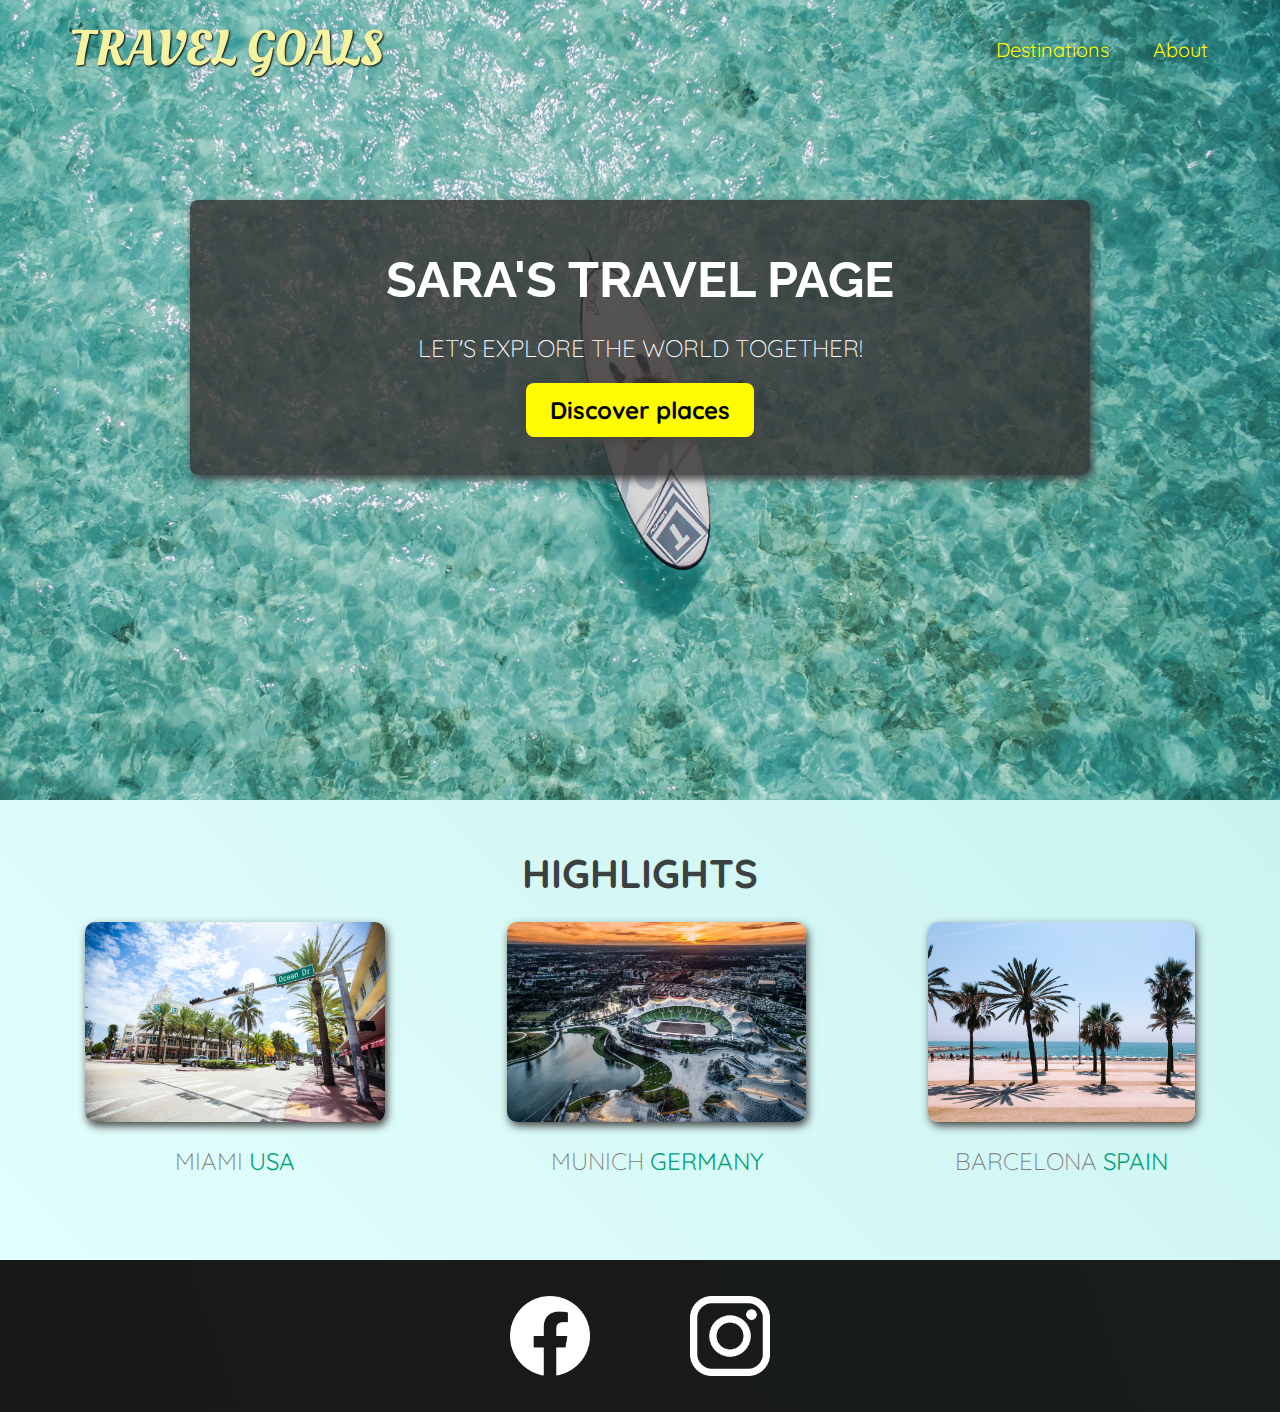
<file: module-03/index.html>
<!DOCTYPE html>
<html lang="en">
  <head>
    <meta charset="UTF-8" />
    <link rel="stylesheet" href="shared.css" />
    <link rel="stylesheet" href="styles.css" />
    <link rel="preconnect" href="https://fonts.googleapis.com" />
    <link rel="preconnect" href="https://fonts.gstatic.com" crossorigin />
    <link
      href="https://fonts.googleapis.com/css2?family=Oleo+Script:wght@400;700&family=Quicksand:wght@300..700&family=Raleway:ital,wght@0,100..900;1,100..900&display=swap"
      rel="stylesheet"
    />
    <title>Travel Goals</title>
  </head>
  <body>
    <header>
      <div id="page-logo">
        <a href="./index.html">Travel Goals</a>
      </div>
      <nav>
        <ul>
          <li><a href="./places.html">Destinations </a></li>
          <li><a href="./about.html">About</a></li>
        </ul>
      </nav>
    </header>
    <main>
      <section id="hero">
        <div id="hero-content">
          <h1>Sara's Travel Page</h1>
          <p>Let's explore the world together!</p>
          <a href="./places.html">Discover places</a>
        </div>
      </section>
      <section id="highlights">
        <h2>Highlights</h2>
        <ul id="destinations">
          <li class="destination">
            <img
              src="./images/places/miami.jpg"
              alt="Miami streets on sunny day"
            />
            <p>Miami <strong>USA</strong></p>
          </li>
          <li class="destination">
            <img
              src="./images/places/munich.jpg"
              alt="Munich stadium in winter"
            />
            <p>Munich <strong>Germany</strong></p>
          </li>
          <li class="destination">
            <img
              src="./images/places/barcelona.jpg"
              alt="Palm beach in Barcelona"
            />
            <p>Barcelona <strong>Spain</strong></p>
          </li>
        </ul>
      </section>
    </main>
    <footer>
      <ul>
        <li>
          <a href="https://www.facebook.com" target="_blank">
            <img src="./images/icons/facebook.png" alt="facebook logo" />
          </a>
        </li>
        <li>
          <a href="https://www.instagram.com" target="_blank">
            <img src="./images/icons/insta.png" alt="instagram logo" />
          </a>
        </li>
      </ul>
    </footer>
  </body>
</html>
</file>
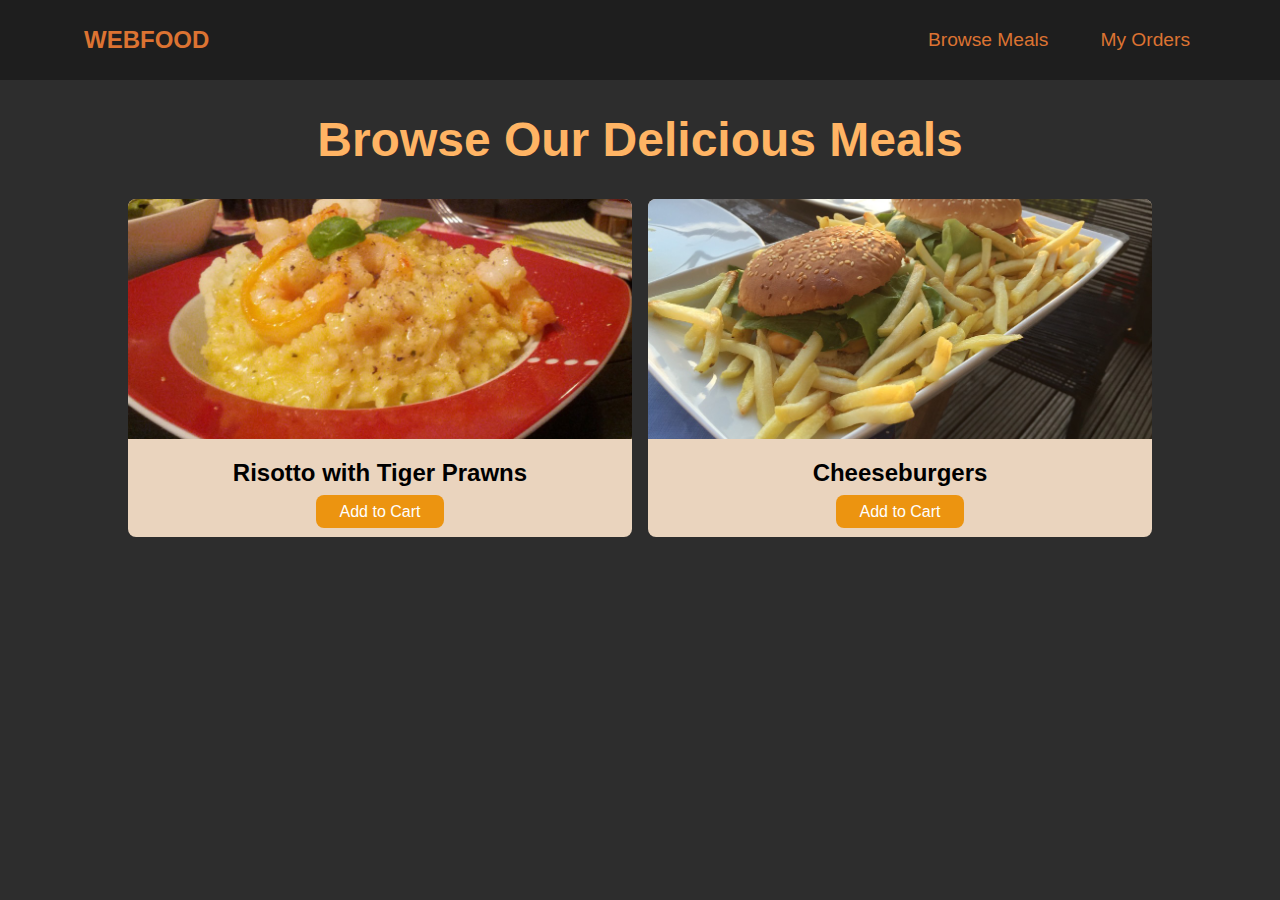
<file: module-04/index.html>
<!DOCTYPE html>
<html lang="en">
  <head>
    <meta charset="UTF-8" />
    <link rel="stylesheet" href="shared.css" />
    <link rel="preconnect" href="https://fonts.googleapis.com" />
    <link rel="preconnect" href="https://fonts.gstatic.com" crossorigin />
    <link
      href="https://fonts.googleapis.com/css2?family=Oleo+Script:wght@400;700&family=Quicksand:wght@300..700&family=Raleway:ital,wght@0,100..900;1,100..900&display=swap"
      rel="stylesheet"
    />
    <title>Web Food</title>
  </head>
  <body>
    <header id="main-header">
      <div>
        <a href="./index.html" id="logo">WEBFOOD</a>
      </div>
      <nav>
        <ul>
          <li>
            <a href="./meals.html">Browse Meals</a>
          </li>
          <li>
            <a href="./cart.html">My Orders</a>
          </li>
        </ul>
      </nav>
      <a href="#side-drawer" class="menu-btn">
        <span></span>
        <span></span>
        <span></span>
      </a>
    </header>
    <aside id="side-drawer">
      <header>
        <a href="#" class="menu-btn">
          <span></span>
          <span></span>
          <span></span>
        </a>
      </header>
      <nav>
        <ul>
          <li>
            <a href="./meals.html">Browse Meals</a>
          </li>
          <li>
            <a href="./cart.html">My Orders</a>
          </li>
        </ul>
      </nav>
    </aside>
    <main>
      <h1>Browse Our Delicious Meals</h1>
      <section id="latest-products">
        <ul>
          <li class="food-item">
            <article>
              <img src="./images/risotto.jpg" alt="Risotto meal" />
              <div class="food-item-content">
                <h2>Risotto with Tiger Prawns</h2>
                <a href="./" class="btn">Add to Cart</a>
              </div>
            </article>
          </li>
          <li class="food-item">
            <article>
              <img src="./images/cheeseburgers.jpg" alt="Cheese Burger meal" />
              <div class="food-item-content">
                <h2>Cheeseburgers</h2>
                <a href="./" class="btn">Add to Cart</a>
              </div>
            </article>
          </li>
        </ul>
      </section>
    </main>
  </body>
</html>
</file>
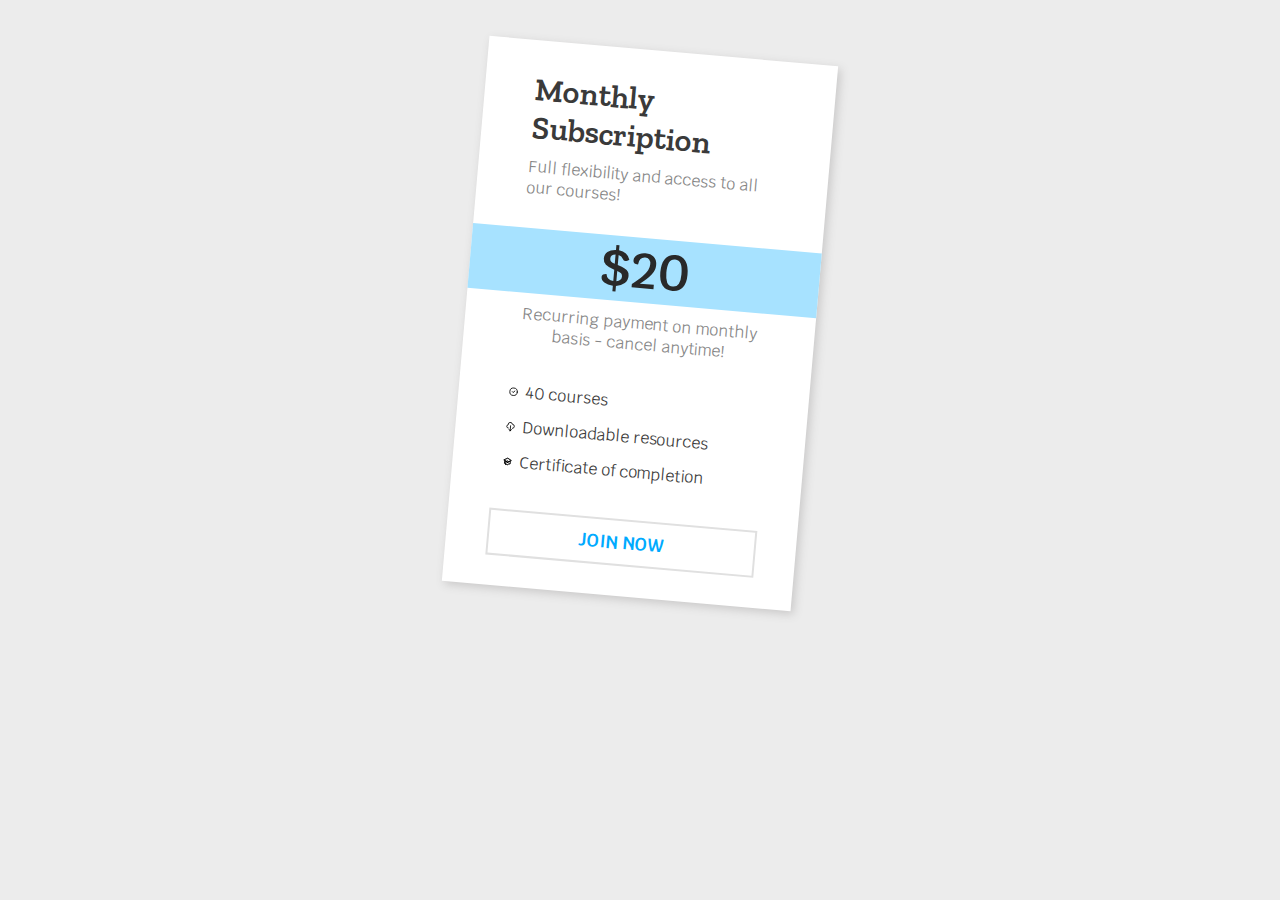
<file: module-05/index.html>
<!DOCTYPE html>
<html lang="en">
  <head>
    <meta charset="UTF-8" />
    <meta http-equiv="X-UA-Compatible" content="IE=edge" />
    <meta name="viewport" content="width=device-width, initial-scale=1.0" />
    <link rel="preconnect" href="https://fonts.googleapis.com" />
    <link rel="preconnect" href="https://fonts.gstatic.com" crossorigin />
    <link
      href="https://fonts.googleapis.com/css2?family=Krub:wght@400;600&family=Zilla+Slab:wght@400;600&display=swap"
      rel="stylesheet"
    />
    <link rel="stylesheet" href="styles.css" />
    <title>Best Courses</title>
  </head>
  <body>
    <div class="card-container">
      <h1>Monthly Subscription</h1>
      <p class="card-info">Full flexibility and access to all our courses!</p>
      <p class="price">$20</p>
      <p class="price-info">
        Recurring payment on monthly basis - cancel anytime!
      </p>
      <div class="sub-details">
        <div class="sub-feature">
          <div class="icon">
            <svg
              class="w-6 h-6"
              fill="none"
              stroke="currentColor"
              viewBox="0 0 24 24"
              xmlns="http://www.w3.org/2000/svg"
            >
              <path
                stroke-linecap="round"
                stroke-linejoin="round"
                stroke-width="2"
                d="M9 12l2 2 4-4m6 2a9 9 0 11-18 0 9 9 0 0118 0z"
              ></path>
            </svg>
          </div>
          <p class="sub-feature-text">40 courses</p>
        </div>
        <div class="sub-feature">
          <div class="icon">
            <svg
              class="w-6 h-6"
              fill="none"
              stroke="currentColor"
              viewBox="0 0 24 24"
              xmlns="http://www.w3.org/2000/svg"
            >
              <path
                stroke-linecap="round"
                stroke-linejoin="round"
                stroke-width="2"
                d="M7 16a4 4 0 01-.88-7.903A5 5 0 1115.9 6L16 6a5 5 0 011 9.9M9 19l3 3m0 0l3-3m-3 3V10"
              ></path>
            </svg>
          </div>
          <p class="sub-feature-text">Downloadable resources</p>
        </div>
        <div class="sub-feature">
          <div class="icon">
            <svg
              class="w-6 h-6"
              fill="none"
              stroke="currentColor"
              viewBox="0 0 24 24"
              xmlns="http://www.w3.org/2000/svg"
            >
              <path d="M12 14l9-5-9-5-9 5 9 5z"></path>
              <path
                d="M12 14l6.16-3.422a12.083 12.083 0 01.665 6.479A11.952 11.952 0 0012 20.055a11.952 11.952 0 00-6.824-2.998 12.078 12.078 0 01.665-6.479L12 14z"
              ></path>
              <path
                stroke-linecap="round"
                stroke-linejoin="round"
                stroke-width="2"
                d="M12 14l9-5-9-5-9 5 9 5zm0 0l6.16-3.422a12.083 12.083 0 01.665 6.479A11.952 11.952 0 0012 20.055a11.952 11.952 0 00-6.824-2.998 12.078 12.078 0 01.665-6.479L12 14zm-4 6v-7.5l4-2.222"
              ></path>
            </svg>
          </div>
          <p class="sub-feature-text">Certificate of completion</p>
        </div>
      </div>
      <div class="button-container">
        <a class="button" href="">Join now</a>
      </div>
    </div>
  </body>
</html>
</file>
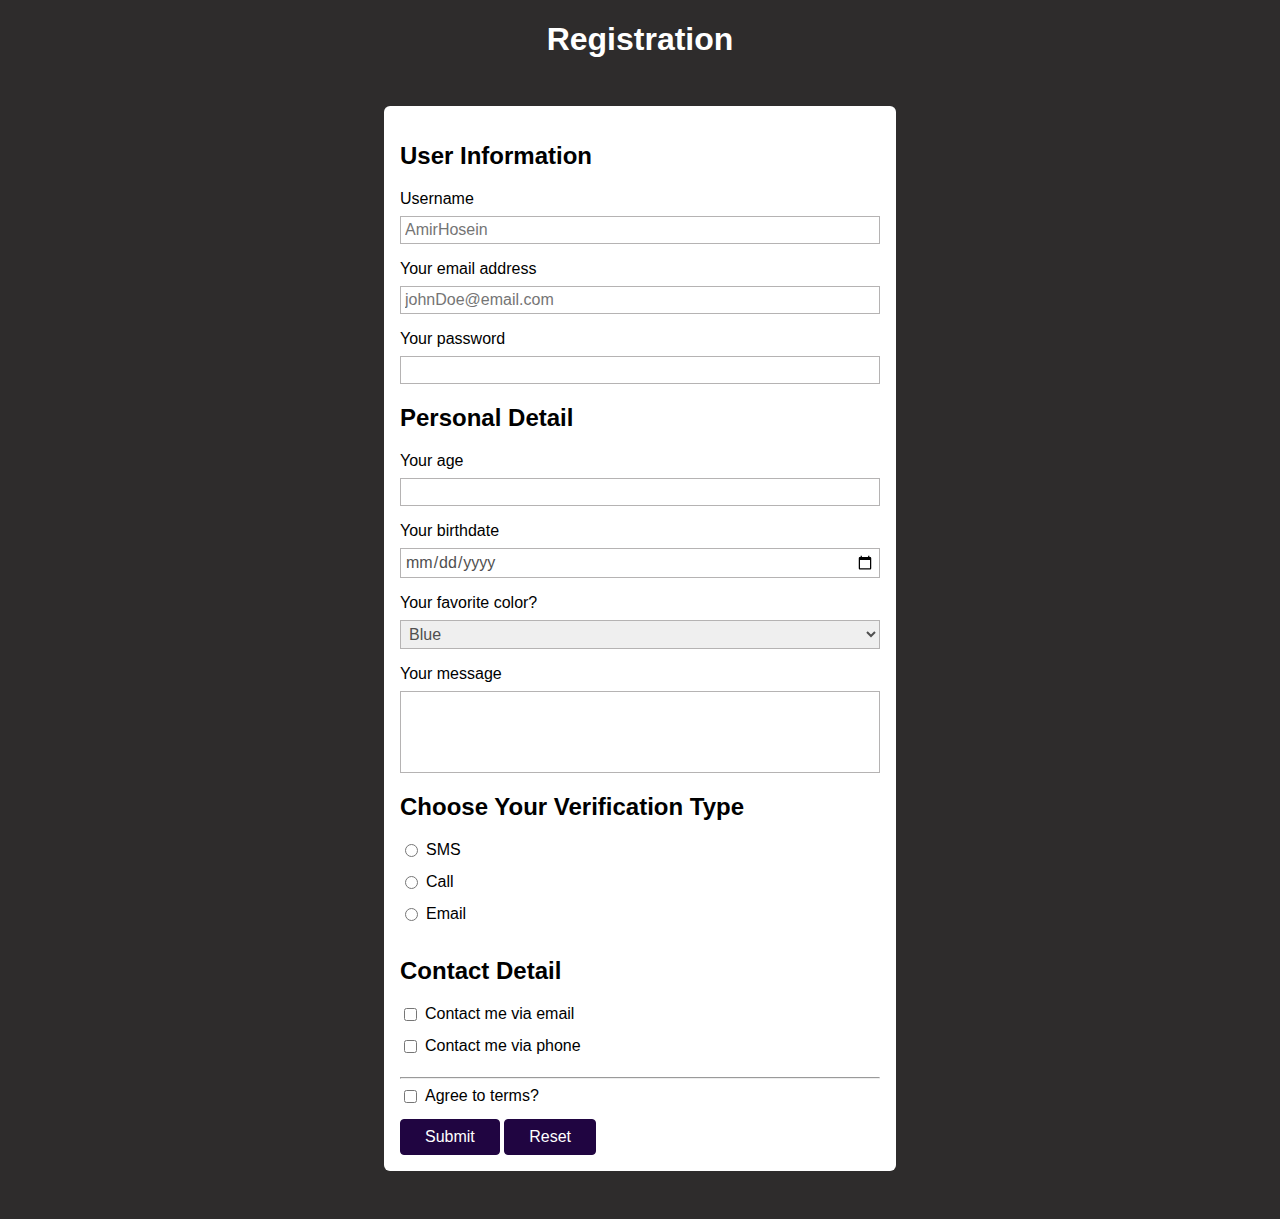
<file: module-06/index.html>
<!DOCTYPE html>
<html lang="en">
  <head>
    <meta charset="UTF-8" />
    <meta name="viewport" content="width=device-width, initial-scale=1.0" />
    <link rel="preconnect" href="https://fonts.googleapis.com" />
    <link rel="preconnect" href="https://fonts.gstatic.com" crossorigin />
    <link
      href="https://fonts.googleapis.com/css2?family=Oleo+Script:wght@400;700&family=Quicksand:wght@300..700&family=Raleway:ital,wght@0,100..900;1,100..900&display=swap"
      rel="stylesheet"
    />
    <link rel="stylesheet" href="styles.css" />
    <title>HTML Forms</title>
  </head>
  <body>
    <header>
      <h1>Registration</h1>
    </header>
    <main>
      <!-- form has novalidate attribute to bypass validation-->
      <form action="/user-data" method="GET">
        <section>
          <h2>User Information</h2>
          <ul>
            <li>
              <label for="username">Username</label>
              <input
                type="text"
                id="username"
                name="username"
                required
                placeholder="AmirHosein"
              />
            </li>
            <li>
              <label for="email">Your email address</label>
              <input
                type="email"
                id="email"
                name="username"
                placeholder="johnDoe@email.com"
              />
            </li>
            <li>
              <label for="password">Your password</label>
              <input
                type="password"
                id="password"
                name="password"
                required
                minlength="6"
              />
            </li>
          </ul>
        </section>

        <section>
          <h2>Personal Detail</h2>
          <ul>
            <li>
              <label for="age">Your age</label>
              <input
                type="number"
                id="age"
                step="1"
                name="age"
                required
                min="18"
                max="100"
              />
            </li>
            <li>
              <label for="birthDate">Your birthdate</label>
              <input
                type="date"
                id="birthDate"
                name="birthDate"
                required
                min="1940-01-01"
                max="2010-01-01"
              />
            </li>
            <li>
              <!-- we use for attribute and connect it to id of select or input element, it uses for accessibility and also clicking on label will focus into select or input element -->
              <label for="favorite-color">Your favorite color?</label>
              <select name="favorite-color" id="favorite-color">
                <option value="blue">Blue</option>
                <option value="red">Red</option>
                <option value="white">White</option>
                <option value="black">Black</option>
              </select>
            </li>
          </ul>
        </section>

        <section>
          <label for="message">Your message</label>
          <textarea name="messagae" id="message" rows="4"></textarea>
        </section>

        <section>
          <h2>Choose Your Verification Type</h2>
          <ul>
            <!-- Radios should have the same name -->
            <li class="form-control-inline">
              <input
                type="radio"
                id="sms"
                name="verification"
                value="phone-text"
                required
              />
              <label for="sms">SMS</label>
            </li>
            <li class="form-control-inline">
              <input
                type="radio"
                id="call"
                name="verification"
                value="phone-call"
                required
              />
              <label for="call">Call</label>
            </li>
            <li class="form-control-inline">
              <input
                type="radio"
                id="email"
                name="verification"
                value="email"
                required
              />
              <label for="email">Email</label>
            </li>
          </ul>
        </section>

        <section>
          <h2>Contact Detail</h2>
          <ul>
            <li class="form-control-inline">
              <input
                type="checkbox"
                id="contact-email"
                name="contact"
                value="email"
              />
              <label for="contact-email">Contact me via email</label>
            </li>

            <li class="form-control-inline">
              <input
                type="checkbox"
                id="contact-phone"
                name="contact"
                value="phone"
              />
              <label for="contact-phone">Contact me via phone</label>
            </li>
          </ul>
        </section>

        <hr />

        <section>
          <div class="form-control-inline">
            <input type="checkbox" id="terms" name="terms" />
            <label for="terms">Agree to terms?</label>
          </div>
        </section>

        <section>
          <button type="submit">Submit</button>
          <button type="reset">Reset</button>
        </section>
      </form>
    </main>
  </body>
</html>
</file>
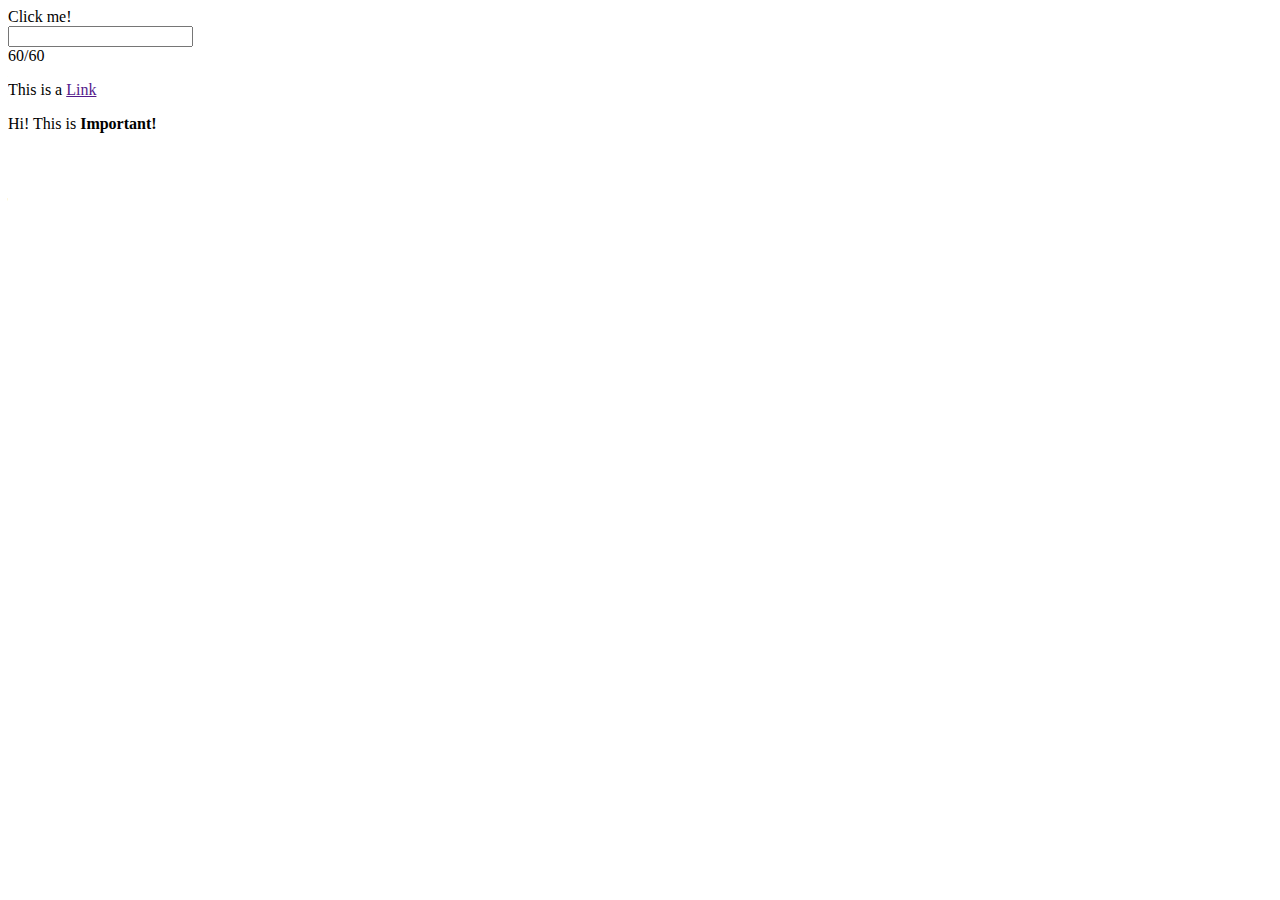
<file: module-07/index.html>
<!DOCTYPE html>
<html lang="en">
  <head>
    <meta charset="UTF-8" />
    <meta name="viewport" content="width=device-width, initial-scale=1.0" />
    <title>JavaScript Introduction</title>
    <!-- defer means wait until the document is rendered -->
    <script src="app.js" defer></script>
  </head>
  <body>
    <div id="clickable">Click me!</div>
    <input type="text" id="text-input" maxlength="60" />
    <h1 id="first-title">Hello World!</h1>
    <div><span id="reminded">60</span>/60</div>
    <p>I'm new</p>
    <p class="highlighted-paragraph">This is a <a href="">Link</a></p>
  </body>
</html>
</file>
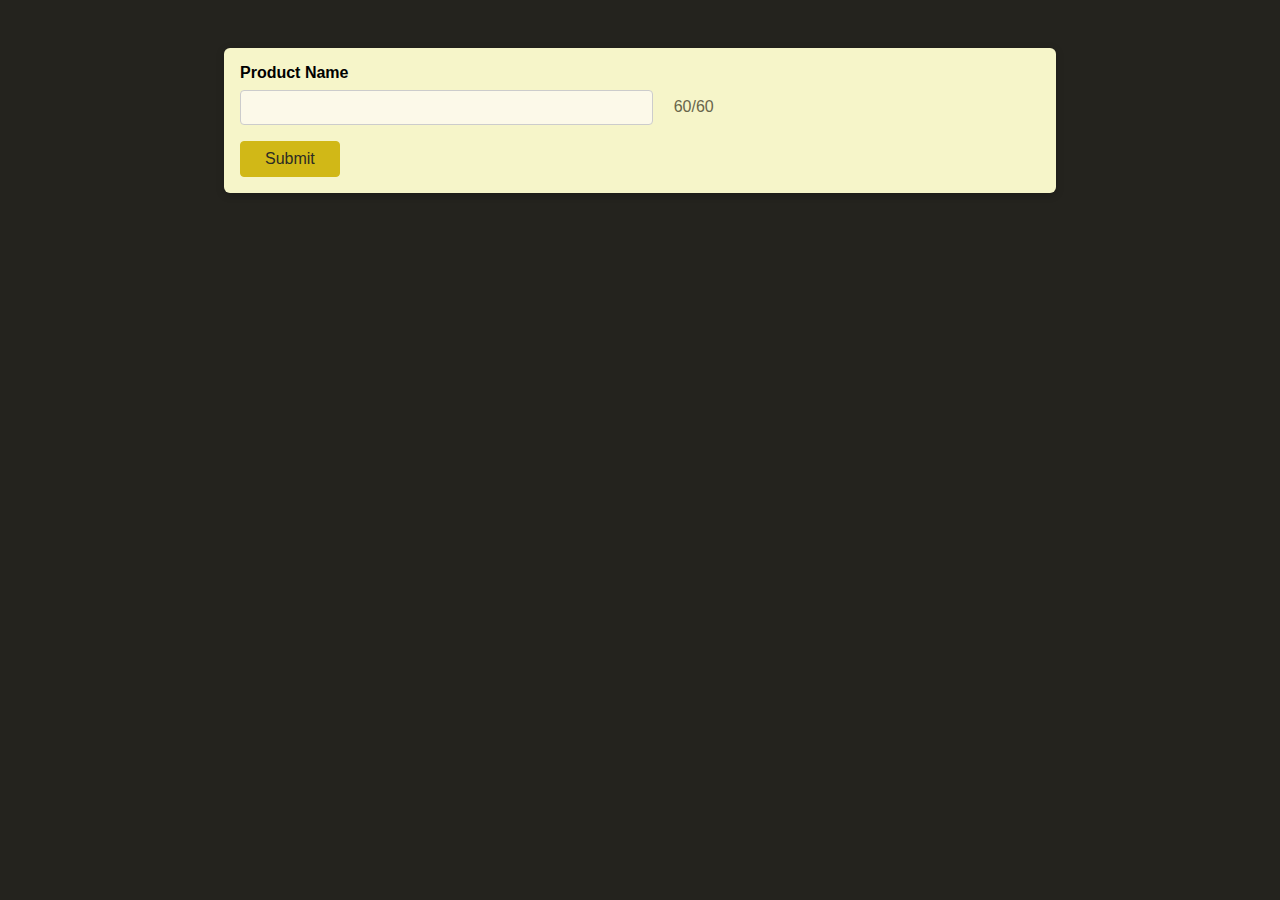
<file: module-08/index.html>
<!DOCTYPE html>
<html lang="en">
  <head>
    <meta charset="UTF-8" />
    <meta http-equiv="X-UA-Compatible" content="IE=edge" />
    <meta name="viewport" content="width=device-width, initial-scale=1.0" />
    <title>Advanced JavaScript</title>
    <link rel="stylesheet" href="styles.css">
    <script src="conditional-code.js" defer></script>
  </head>
  <body>
    <form>
      <div class="control">
        <label for="product-name">Product Name</label>
        <input type="text" id="product-name" name="product-name" maxlength="60">
        <span id="charcount">
          <span id="remaining-chars" class="some-class">60</span>/60
        </span>
      </div>
      <button>Submit</button>
    </form>
  </body>
</html>
</file>
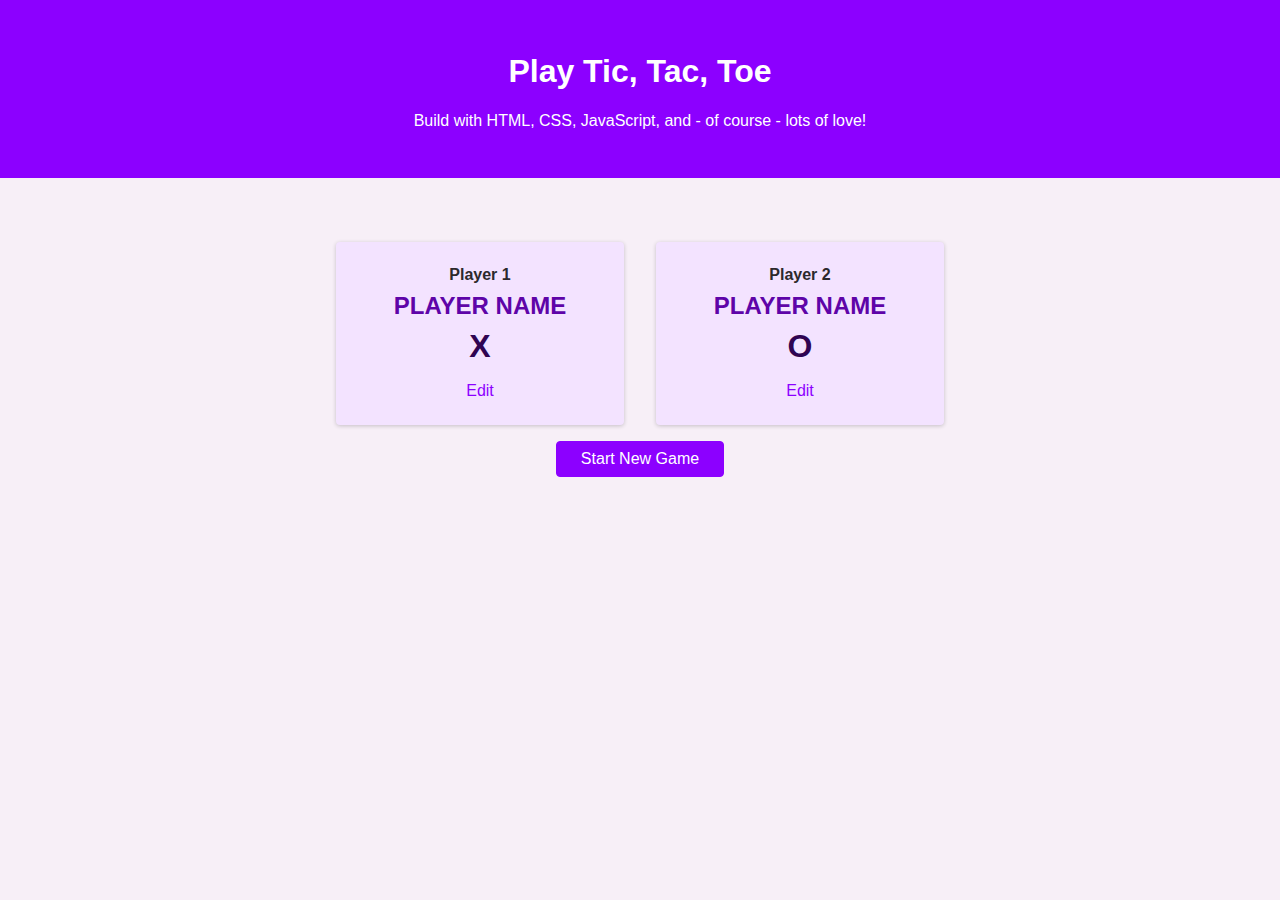
<file: module-09/index.html>
<!DOCTYPE html>
<html lang="en">
  <head>
    <meta charset="UTF-8" />
    <meta name="viewport" content="width=device-width, initial-scale=1.0" />
    <title>Tic Tac Toe</title>
    <link rel="preconnect" href="https://fonts.googleapis.com" />
    <link rel="preconnect" href="https://fonts.gstatic.com" crossorigin />
    <link
      href="https://fonts.googleapis.com/css2?family=Open+Sans:ital,wght@0,300..800;1,300..800&display=swap"
      rel="stylesheet"
    />
    <link rel="stylesheet" href="styles/styles.css" />
    <link rel="stylesheet" href="styles/overlays.css" />
    <link rel="stylesheet" href="styles/configuration.css" />
    <link rel="stylesheet" href="styles/game.css" />
    <script src="scripts/config.js" defer></script>
    <script src="scripts/game.js" defer></script>
    <script src="scripts/app.js" defer></script>
  </head>
  <body>
    <div id="backdrop"></div>
    <header id="main-header">
      <h1>Play Tic, Tac, Toe</h1>
      <p>Build with HTML, CSS, JavaScript, and - of course - lots of love!</p>
    </header>
    <main>
      <aside class="modal" id="config-overlay">
        <h2>Choose your name</h2>

        <form>
          <div class="form-control">
            <label for="playername">Player name</label>
            <input type="text" name="playername" id="playername" />
          </div>
          <p id="config-errors"></p>
          <div class="form-control">
            <button class="btn btn-alt" type="button" id="cancel-config-btn">
              Cancel
            </button>
            <button class="btn" type="submit">Confirm</button>
          </div>
        </form>
      </aside>
      <section id="game-configuration">
        <ol>
          <li>
            <article id="player-1-data">
              <h2>Player 1</h2>
              <h3>PLAYER NAME</h3>
              <p class="player-symbol">X</p>
              <button
                class="btn btn-alt"
                id="edit-player-1-btn"
                data-playerid="1"
              >
                Edit
              </button>
            </article>
          </li>
          <li>
            <article id="player-2-data">
              <h2>Player 2</h2>
              <h3>PLAYER NAME</h3>
              <p class="player-symbol">O</p>
              <button
                class="btn btn-alt"
                id="edit-player-2-btn"
                data-playerid="2"
              >
                Edit
              </button>
            </article>
          </li>
        </ol>
        <button class="btn" id="start-game-btn">Start New Game</button>
      </section>

      <section id="active-game">
        <article id="game-over">
          <h2>You won! <span id="winner-name">PLAYER NAME</span></h2>
          <p>Click "Start New Game" above, to start a new game!</p>
        </article>
        <p>It's your turn <span id="active-player-name">PLAYER NAME</span>!</p>
        <ol id="game-board">
          <li data-col="1" data-row="1"></li>
          <li data-col="2" data-row="1"></li>
          <li data-col="3" data-row="1"></li>

          <li data-col="1" data-row="2"></li>
          <li data-col="2" data-row="2"></li>
          <li data-col="3" data-row="2"></li>

          <li data-col="1" data-row="3"></li>
          <li data-col="2" data-row="3"></li>
          <li data-col="3" data-row="3"></li>
        </ol>
      </section>
    </main>
  </body>
</html>
</file>
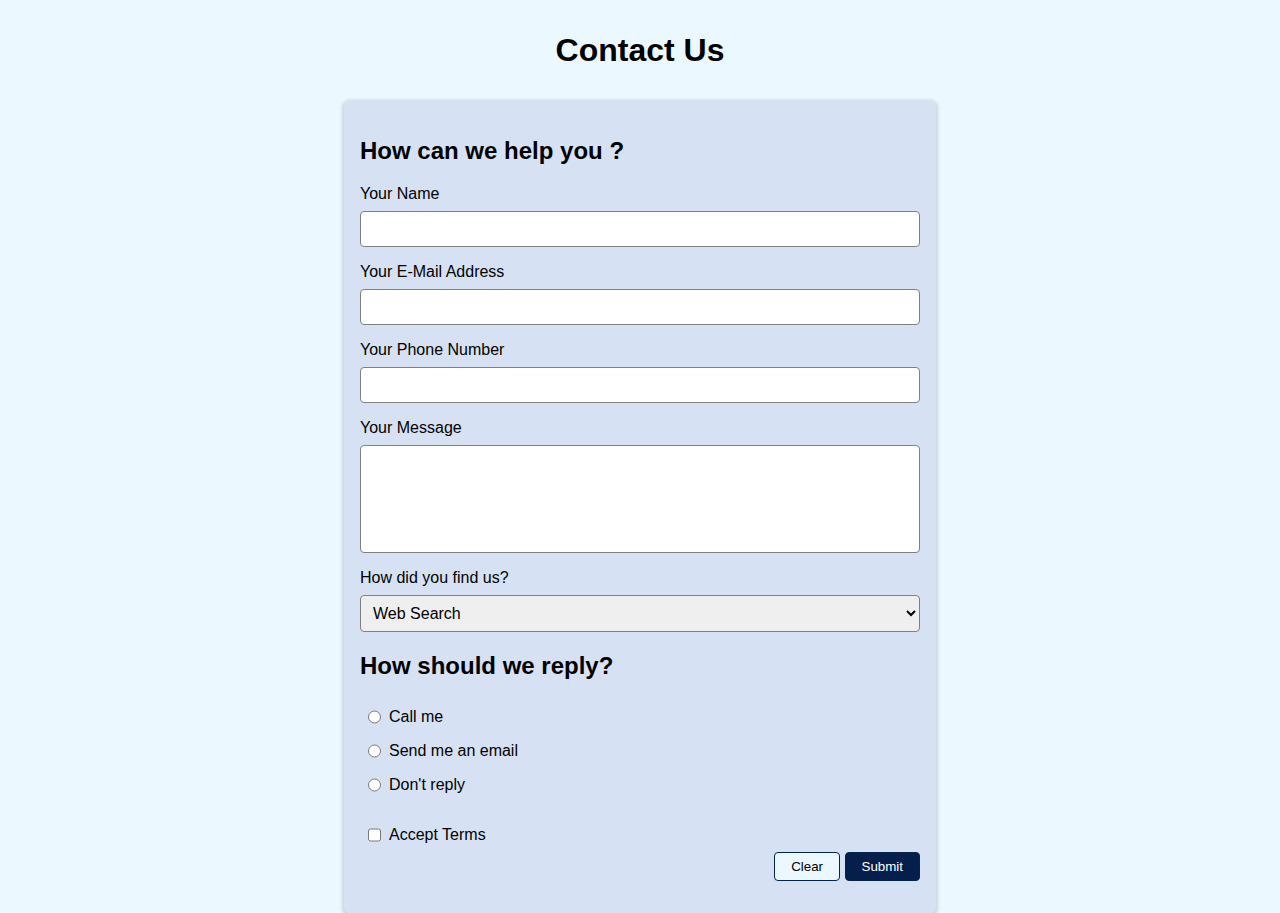
<file: practice-02/index.html>
<!DOCTYPE html>
<html lang="en">
  <head>
    <meta charset="UTF-8" />
    <link rel="stylesheet" href="styles.css" />
    <title>Contact Us</title>
  </head>
  <body>
    <header>
      <h1>Contact Us</h1>
    </header>
    <main>
      <form action="" method="GET">
        <section>
          <h2>How can we help you ?</h2>
          <ul>
            <li>
              <label for="name">Your Name</label>
              <input type="text" id="name" name="name" required />
            </li>
            <li>
              <label for="email">Your E-Mail Address</label>
              <input type="email" id="email" name="email" required />
            </li>
            <li>
              <label for="phone">Your Phone Number</label>
              <input type="tel" required minlength="5" />
            </li>
            <li>
              <label for="message">Your Message</label>
              <textarea
                name="message"
                id="message"
                rows="5"
                minlength="10"
                maxlength="200"
              ></textarea>
            </li>
          </ul>
        </section>

        <section>
          <label for="channel">How did you find us?</label>
          <select name="channel" id="channel">
            <option value="web">Web Search</option>
            <option value="people">Word of Mouth</option>
            <option value="other">Other</option>
          </select>
        </section>

        <section class="reply">
          <h2>How should we reply?</h2>
          <ul>
            <li class="inline-control">
              <input type="radio" name="reply" value="call" id="call" />
              <label for="call">Call me</label>
            </li>
            <li class="inline-control">
              <input type="radio" name="reply" value="email" id="email" />
              <label for="email">Send me an email</label>
            </li>

            <li class="inline-control">
              <input type="radio" name="reply" value="none" id="none" />
              <label for="dont">Don't reply</label>
            </li>
          </ul>
        </section>

        <div class="inline-control">
          <input type="checkbox" name="terms" id="terms" />
          <label for="terms">Accept Terms</label>
        </div>

        <section>
          <div class="buttons">
            <button type="reset" id="reset-btn">Clear</button>
            <button type="submit" id="submit-btn">Submit</button>
          </div>
        </section>
      </form>
    </main>
  </body>
</html>
</file>
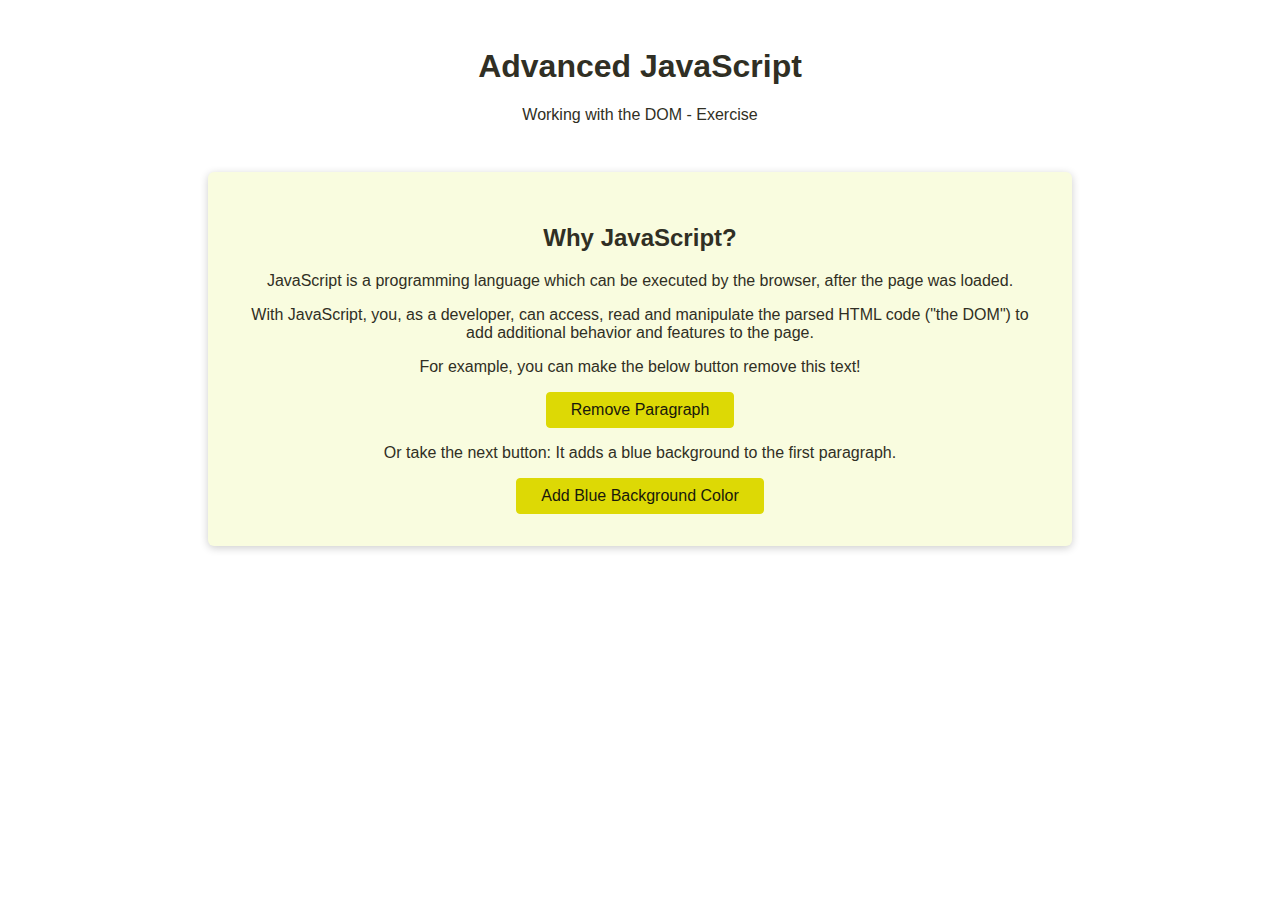
<file: module-07/exercise-2/index.html>
<!DOCTYPE html>
<html lang="en">
  <head>
    <meta charset="UTF-8" />
    <meta http-equiv="X-UA-Compatible" content="IE=edge" />
    <meta name="viewport" content="width=device-width, initial-scale=1.0" />
    <title>Advanced JavaScript Exercise</title>
    <link rel="stylesheet" href="styles.css" />
    <script src="exercise.js" defer></script>
  </head>
  <body>
    <h1>Advanced JavaScript</h1>
    <p>Working with the DOM - Exercise</p>

    <section>
      <h2>Why JavaScript?</h2>
      <p>
        JavaScript is a programming language which can be executed by the
        browser, after the page was loaded.
      </p>
      <p>
        With JavaScript, you, as a developer, can access, read and manipulate
        the parsed HTML code ("the DOM") to add additional behavior and features
        to the page.
      </p>
      <p>For example, you can make the below button remove this text!</p>
      <button>Remove Paragraph</button>
      <p>
        Or take the next button: It adds a blue background to the first
        paragraph.
      </p>
      <button id="second-button">Add Blue Background Color</button>
    </section>
  </body>
</html>
</file>
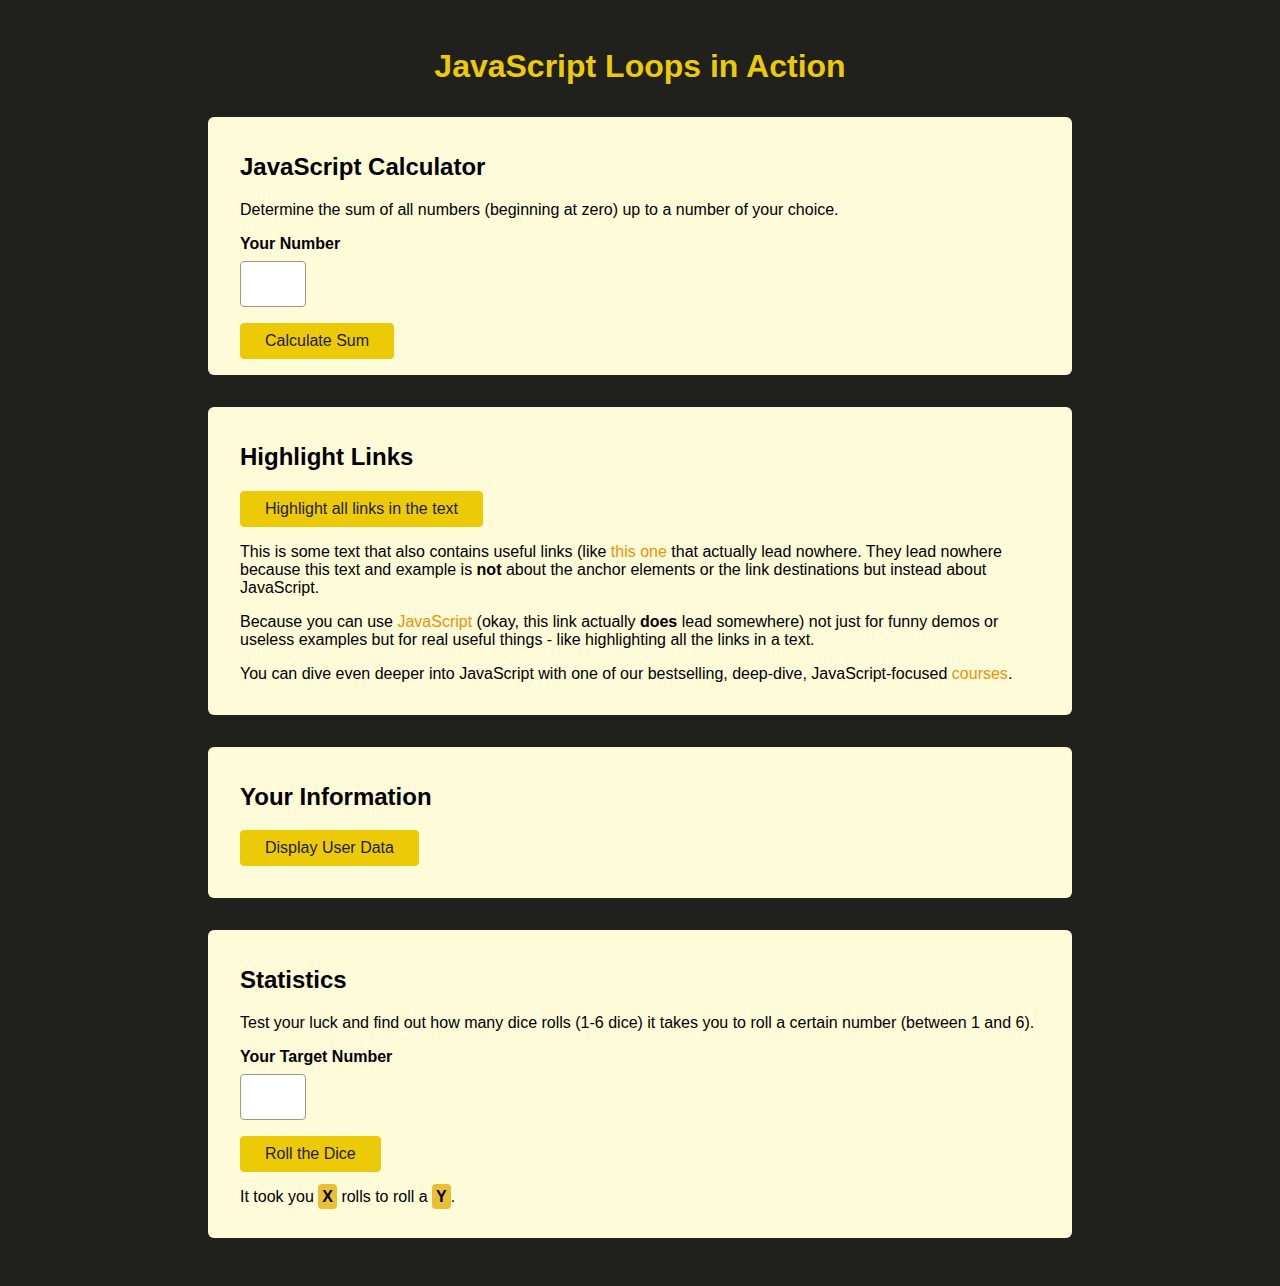
<file: module-08/loops-in-action/index.html>
<!DOCTYPE html>
<html lang="en">
  <head>
    <meta charset="UTF-8" />
    <meta http-equiv="X-UA-Compatible" content="IE=edge" />
    <meta name="viewport" content="width=device-width, initial-scale=1.0" />
    <title>JavaScript Loops</title>
    <link rel="stylesheet" href="styles.css" />
    <script src="loops-in-action.js" defer></script>
  </head>

  <body>
    <h1>JavaScript Loops in Action</h1>
    <section id="calculator">
      <h2>JavaScript Calculator</h2>
      <p>
        Determine the sum of all numbers (beginning at zero) up to a number of
        your choice.
      </p>
      <div class="control">
        <label for="user-number">Your Number</label>
        <input type="number" id="user-number" />
      </div>
      <button>Calculate Sum</button>
      <p id="calculated-sum" class="output"></p>
    </section>

    <section id="highlight-links">
      <h2>Highlight Links</h2>
      <button>Highlight all links in the text</button>
      <p>
        This is some text that also contains useful links (like
        <a href="">this one</a> that actually lead nowhere. They lead nowhere
        because this text and example is <strong>not</strong> about the anchor
        elements or the link destinations but instead about JavaScript.
      </p>
      <p>
        Because you can use
        <a href="https://developer.mozilla.org/en-US/docs/Web/JavaScript"
          >JavaScript</a
        >
        (okay, this link actually <strong>does</strong> lead somewhere) not just
        for funny demos or useless examples but for real useful things - like
        highlighting all the links in a text.
      </p>
      <p>
        You can dive even deeper into JavaScript with one of our bestselling,
        deep-dive, JavaScript-focused
        <a href="https://academind.com/courses/">courses</a>.
      </p>
    </section>

    <section id="user-data">
      <h2>Your Information</h2>
      <button>Display User Data</button>
      <ul id="output-user-data"></ul>
    </section>

    <section id="statistics">
      <h2>Statistics</h2>
      <p>
        Test your luck and find out how many dice rolls (1-6 dice) it takes you
        to roll a certain number (between 1 and 6).
      </p>
      <div class="control">
        <label for="user-target-number">Your Target Number</label>
        <input type="number" min="1" max="6" id="user-target-number" />
      </div>
      <button>Roll the Dice</button>
      <ul id="dice-rolls"></ul>
      <p>
        It took you <span id="output-total-rolls" class="output">X</span> rolls
        to roll a <span id="output-target-number" class="output">Y</span>.
      </p>
    </section>
  </body>
</html>
</file>
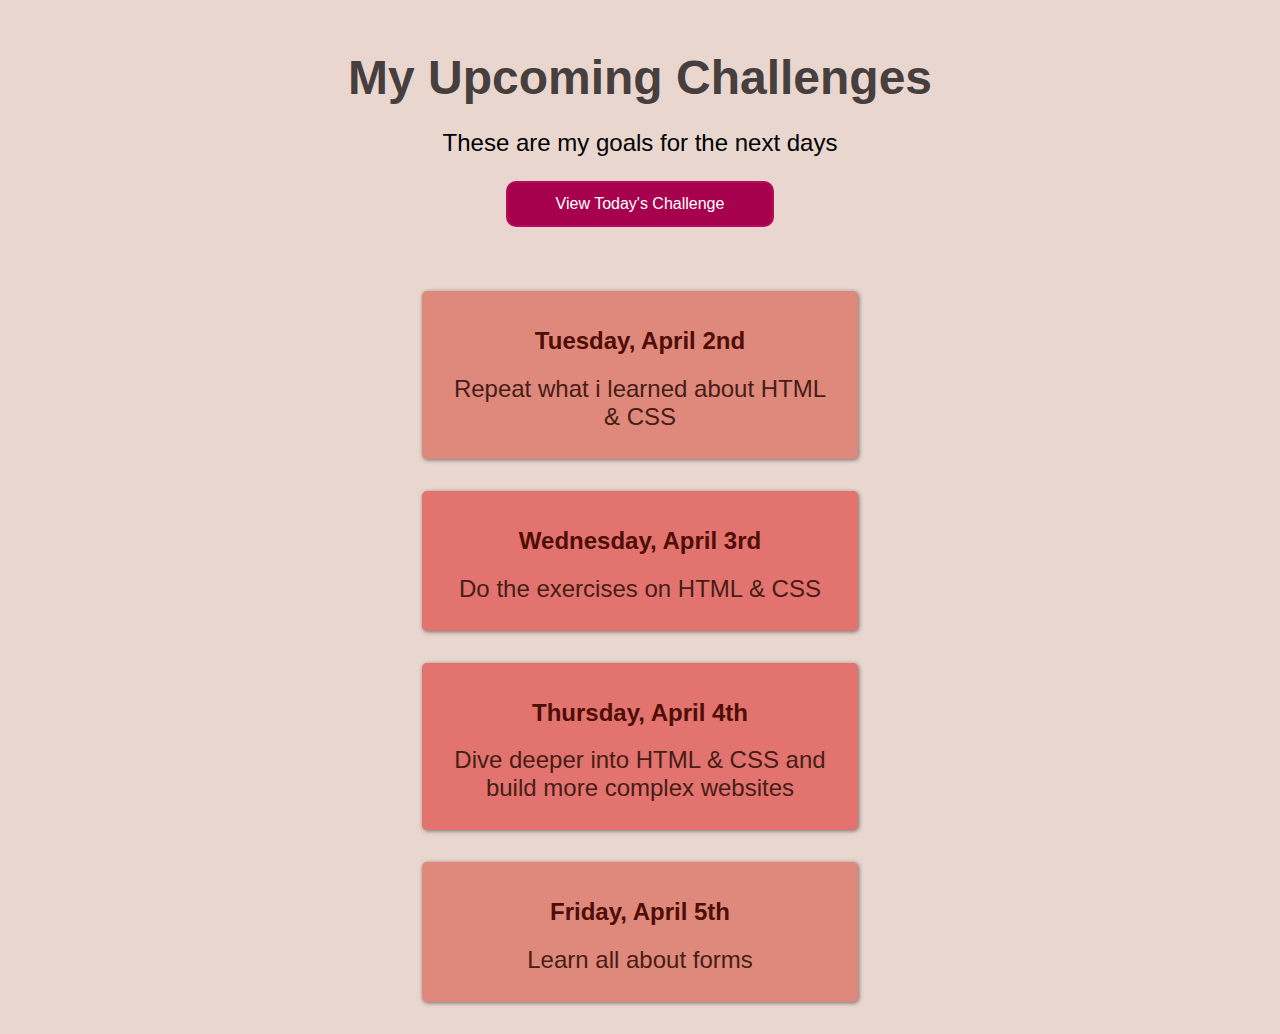
<file: module-02/full-week.html>
<!DOCTYPE html>
<html lang="en">
  <head>
    <meta charset="UTF-8" />
    <title>My Upcoming Challenges</title>
    <link rel="stylesheet" href="./styles/shared.css" />
    <link rel="stylesheet" href="./styles/full-week.css" />
    <!-- second stylesheet can override the first one! -->
  </head>
  <body>
    <header>
      <h1>My Upcoming Challenges</h1>
      <!-- p is a block element it means it take all the width -->
      <p id="description">These are my goals for the next days</p>
      <!-- anchor is inline element it means it only take as much space as needed -->
      <a href="./index.html">View Today's Challenge</a>
    </header>
    <main>
      <ol>
        <li>
          <h2>Tuesday, April 2nd</h2>
          <p>Repeat what i learned about HTML & CSS</p>
        </li>
        <li class="highlight-goal">
          <h2>Wednesday, April 3rd</h2>
          <p>Do the exercises on HTML & CSS</p>
        </li>
        <li class="highlight-goal">
          <h2>Thursday, April 4th</h2>
          <p>Dive deeper into HTML & CSS and build more complex websites</p>
        </li>
        <li>
          <h2>Friday, April 5th</h2>
          <p>Learn all about forms</p>
        </li>
      </ol>
    </main>
  </body>
</html>
</file>
<file: module-03/shared.css>
body {
  font-family: "Quicksand", sans-serif;
  margin: 0;
}

ul {
  list-style: none;
  margin: 0;
  padding: 0;
}

header {
  display: flex;
  justify-content: space-between;
  align-items: center;
  padding: 15px 60px;
  width: 100%;
  position: absolute;
  top: 0;
  left: 0;
  box-sizing: border-box;
}

#page-logo a {
  padding: 10px;
  font-family: "Oleo Script", sans-serif;
  color: rgb(245, 243, 160);
  font-size: 50px;
  text-decoration: none;
  text-transform: uppercase;
  text-shadow: 1px 1px 2px rgb(0, 0, 0);
}

header ul {
  display: flex;
}

header li {
  margin-left: 20px;
}

header a {
  color: rgb(255, 251, 0);
  text-decoration: none;
  font-size: 20px;
  padding: 12px;
  text-shadow: 1px 1px 2px rgba(0, 0, 0, 0.2);
  border-radius: 6px;
  transition: all 150ms ease-in-out;
}

header nav a:hover {
  color: rgb(77, 77, 77);
  background-color: rgb(251, 251, 0);
}

footer {
  background: linear-gradient(70deg, rgb(24, 24, 24), rgb(25, 29, 29));
  padding: 36px;
}

footer ul {
  display: flex;
  justify-content: center;
}

footer li {
  width: 80px;
  height: 80px;
  margin: 0 50px;
}

footer img {
  width: 100%;
  height: 100%;
}
</file>
<file: module-03/styles.css>
#hero {
  height: 800px;
  background-image: url("./images/places/ocean.jpg");
  background-position: center;
  background-size: cover;
}

#hero-content {
  width: 900px;
  background-color: rgba(51, 47, 47, 0.8);
  box-shadow: 2px 4px 8px rgb(68, 67, 67);
  border-radius: 8px;
  text-align: center;
  padding: 50px 0px;
  margin: 0 auto;
  position: relative;
  top: 200px;
}

#hero-content h1 {
  color: white;
  text-transform: uppercase;
  font-size: 50px;
  font-family: "Raleway", sans-serif;
  margin: 0;
}

#hero-content p {
  color: white;
  text-transform: uppercase;
  font-size: 24px;
  font-weight: 300;
  margin-bottom: 32px;
}

#hero-content a {
  text-decoration: none;
  background-color: rgb(255, 251, 0);
  padding: 12px 24px;
  color: black;
  font-size: 24px;
  font-weight: bold;
  border-radius: 8px;
  box-shadow: 2px 4px 8px rgb(68, 67, 67);
}

#hero-content a:hover {
  background-color: rgb(255, 220, 0);
}

#highlights {
  padding: 24px;
  background: linear-gradient(45deg, rgb(227, 255, 253), rgb(202, 243, 240));
}

#highlights h2 {
  text-transform: uppercase;
  text-align: center;
  font-size: 40px;
  color: rgb(59, 65, 64);
  margin: 24px 0px;
}

#destinations {
  display: flex;
  justify-content: space-around;

  margin: auto;
  margin-bottom: 40px;
}

.destination {
  margin: 0px 20px;
  text-transform: uppercase;
}

.destination p {
  text-align: center;
  font-size: 24px;
  font-weight: 300;
  color: rgb(125, 123, 123);
  margin: 20px 0;
}

.destination strong {
  color: rgb(0, 160, 117);
}

.destination img {
  height: 200px;
  width: 100%;
  box-shadow: 2px 4px 8px rgb(68, 67, 67);
  border-radius: 10px;
  object-fit: cover;
}
</file>
<file: module-04/shared.css>
/* 
Unit Size:
px: device pixle
%: parent content
em: parent element font size
rem: root element font size
*/

body {
  margin: 0;
  font-family: "Robot", sans-serif;
  background-color: rgb(45, 45, 45);
}

a {
  text-decoration: none;
}

#main-header {
  height: 5rem;
  display: flex;
  justify-content: space-between;
  align-items: center;
  background-color: rgb(30, 30, 30);
  padding: 0 5%;
}

#logo {
  color: rgb(220, 115, 50);
  padding: 10px 20px;
  border-radius: 8px;
  font-weight: bold;
  font-size: 1.5rem;
}

.menu-btn {
  width: 3rem;
  height: 3rem;
  display: none;
  flex-direction: column;
  justify-content: space-around;
}

.menu-btn span {
  width: 100%;
  height: 3px;
  background-color: white;
}

#main-header ul {
  list-style: none;
  display: flex;
  margin: 0;
  padding: 0;
}

#main-header li {
  padding: 0 1rem;
}

#main-header nav a {
  color: rgb(220, 115, 50);
  padding: 10px;
  border-radius: 8px;
  font-size: 1.2rem;
}

#main-header nav a:hover {
  background-color: rgb(220, 115, 50);
  color: rgb(30, 30, 30);
}

#side-drawer {
  display: none;
  width: 100%;
  height: 100%;
  background-color: rgb(29, 26, 27);
  position: fixed;
  top: 0;
  left: 0;
}

#side-drawer:target {
  display: block;
}

#side-drawer header {
  height: 5rem;
  display: flex;
  justify-content: flex-end;
  align-items: center;
  background-color: rgb(29, 26, 24);
  padding: 0 5%;
}

#side-drawer ul {
  list-style: none;
  margin: 0;
  padding: 4rem 1rem;
  display: flex;
  flex-direction: column;
  align-items: center;
}

#side-drawer li {
  margin: 1rem 0;
}

#side-drawer a {
  color: rgb(253, 239, 213);
  font-size: 2rem;
}

main h1 {
  text-align: center;
  font-size: 3rem;
  color: rgb(255, 180, 100);
}

#latest-products {
  width: 80%;
  margin: 2rem auto;
}

#latest-products ul {
  display: grid;
  grid-template-columns: 1fr 1fr;
  gap: 1rem;
  margin: 0;
  padding: 0;
  list-style: none;
}

.food-item {
  background-color: rgb(234, 212, 190);
  border-radius: 8px;
  overflow: hidden;
  margin-bottom: 24px;
}

.food-item img {
  height: 15rem;
  width: 100%;
  object-fit: cover;
}

.food-item-content {
  padding: 1rem;
  text-align: center;
}

.food-item h2 {
  margin: 0 0 1rem 0;
}

.btn {
  background-color: rgb(236, 148, 16);
  padding: 0.5rem 1.5rem;
  border-radius: 8px;
  color: white;
}

.btn:hover {
  background-color: rgb(252, 164, 33);
}

@media (max-width: 48rem) {
  main h1 {
    font-size: 2rem;
  }
  #main-header nav {
    display: none;
  }

  .menu-btn {
    display: flex;
  }

  #latest-products ul {
    grid-template-columns: 1fr;
  }
}
</file>
<file: module-05/styles.css>
html {
  --color-grey-100: rgb(236, 236, 236);
  --color-grey-400: rgb(134, 134, 134);
  --color-grey-600: rgb(58, 58, 58);
  --color-grey-900: rgb(41, 41, 41);

  --color-primary-300: rgb(167, 226, 255);
  --color-primary-700: rgb(0, 170, 255);

  --size-1: 18px;
  --size-5: 50px;

  background-color: var(--color-grey-100);
  font-family: "Krub", sans-serif;
  font-weight: 400;
}

.card-container {
  background-color: rgb(255, 255, 255);
  width: 350px;
  margin: 50px auto;
  box-shadow: 3px 3px 10px rgb(201, 200, 200);
  transition: all 150ms ease-in-out 100ms;
  transform: rotate(5deg);
}

.card-container:hover {
  transform: scale(1.05) rotate(0deg);
}

h1 {
  color: var(--color-grey-600);
  text-align: left;
  padding: 30px 50px 0px 50px;
  margin: 10px 0;
  font-family: "Zilla Slab", serif;
  font-weight: 600;
}

.card-info {
  color: var(--color-grey-400);
  text-align: left;
  padding: 0 50px;
  margin: 10px 0 30px 0;
}

.price {
  color: var(--color-grey-900);
  background-color: var(--color-primary-300);
  text-align: center;
  margin: 30px auto 10px auto;
  font-size: var(--size-5);
  font-weight: 600;
}

.price-info {
  color: var(--color-grey-400);
  text-align: center;
  margin: 10px 0 30px 0;
  padding: 0 50px;
}

.sub-details {
  width: 300px;
  margin: 30px 50px;
}

.sub-feature {
  display: flex;
}

.icon {
  display: flex;
  width: 10px;
}

.sub-feature-text {
  color: var(--color-grey-600);
  padding: 2px;
  margin: 5px;
}

.button-container {
  text-align: center;
  margin: 30px 0 0 0;
}

.button {
  color: var(--color-primary-700);
  text-decoration: none;
  text-transform: uppercase;
  display: inline-block;
  width: 70%;
  padding: 10px;
  margin: 0 0 30px 0;
  border: 2px solid rgb(224, 224, 224);
  font-size: var(--size-1);
  font-weight: 600;
}

.button:hover {
  color: white;
  background-color: var(--color-primary-700);
  border: 2px solid rgb(255, 255, 255);
}
</file>
<file: module-06/styles.css>
body {
  background-color: rgb(46, 44, 44);
  font-family: "Roboto", sans-serif;
}

h1 {
  text-align: center;
  color: white;
}

ul {
  list-style: none;
  margin: 0;
  padding: 0;
}

form {
  width: 30rem;
  margin: 3rem auto;
  background-color: rgb(255, 255, 255);
  border-radius: 6px;
  padding: 1rem;
}

label {
  margin-bottom: 0.5rem;
  display: block;
}

input,
textarea,
select {
  width: 100%;
  display: block;
  margin-bottom: 1rem;
  box-sizing: border-box;
  font: inherit;
  border: 1px solid rgb(181, 179, 179);
  padding: 0.25rem;
  color: rgb(80, 80, 80);
}
textarea {
  resize: none;
}

input:focus,
textarea:focus {
  background-color: rgb(220, 190, 255);
  color: rgb(64, 8, 128);
  border-color: rgb(65, 10, 130);
}

button {
  display: inline-block;
  font: inherit;
  background-color: rgb(32, 5, 65);
  color: white;
  border: 1px solid rgb(32, 5, 65);
  padding: 0.5rem 1.5rem;
  border-radius: 4px;
  cursor: pointer;
}

button:hover {
  background-color: rgb(55, 15, 100);
  border-color: rgb(55, 15, 100);
}

.form-control-inline {
  display: flex;
}

.form-control-inline input {
  width: auto;
  margin-right: 0.5rem;
}
</file>
<file: module-08/styles.css>
body {
  font-family: sans-serif;
  background-color: rgb(36, 35, 30);
}

form {
  margin: 3rem auto;
  width: 90%;
  max-width: 50rem;
  box-shadow: 0 2px 8px rgba(0, 0, 0, 0.2);
  border-radius: 6px;
  padding: 1rem;
  background-color: rgb(246, 245, 201);
}

.control {
  margin-bottom: 1rem;
}

label {
  display: block;
  font-weight: bold;
  margin-bottom: 0.5rem;
}

input {
  font: inherit;
  font-size: 1.15rem;
  padding: 0.35rem;
  border: 1px solid rgb(204, 204, 204);
  background-color: rgb(252, 249, 233);
  color: rgb(53, 51, 39);
  width: 25rem;
  border-radius: 4px;
  margin-right: 1rem;
  vertical-align: middle;
}

input:focus {
  background-color: rgb(253, 245, 196);
}

button {
  font: inherit;
  background-color: rgb(209, 184, 23);
  border: 1px solid rgb(209, 184, 23);
  color: rgb(44, 43, 36);
  border-radius: 4px;
  padding: 0.5rem 1.5rem;
  cursor: pointer;
}

button:hover {
  background-color: rgb(209, 197, 23);
  border-color:rgb(209, 197, 23);
}

#charcount {
  color: rgb(105, 101, 75);
}

input.warning {
  background-color: rgb(248, 191, 145);
}

#remaining-chars.warning {
  color:rgb(211, 109, 26);
}

input.error {
  background-color: rgb(248, 157, 145);
}

#remaining-chars.error {
  color:rgb(211, 54, 26);
}
</file>
<file: module-09/styles/styles.css>
body {
  margin: 0;
  font-family: "Open-Sans", sans-serif;
  color: rgb(44, 41, 44);
  background-color: rgb(247, 239, 247);
}

#main-header {
  background-color: rgb(140, 0, 255);
  color: white;
  padding: 2rem 5%;
  text-align: center;
}

.btn {
  font: inherit;
  padding: 0.5rem 1.5rem;
  background-color: rgb(140, 0, 255);
  border: 1px solid rgb(140, 0, 255);
  color: white;
  border-radius: 4px;
  cursor: pointer;
}

.btn-alt {
  background-color: transparent;
  border-color: transparent;
  color: rgb(140, 0, 255);
}

.btn:hover {
  background-color: rgb(79, 10, 190);
  border-color: rgb(79, 10, 190);
}

.btn-alt:hover {
  background-color: rgb(245, 232, 255);
  border-color: transparent;
}
</file>
<file: module-09/styles/overlays.css>
.modal {
  position: fixed;
  top: 20%;
  left: 5%;
  width: 90%;
  background-color: white;
  padding: 1rem;
  border-radius: 6px;
  box-shadow: 0 2px 8px rgba(0, 0, 0, 0.2);
  display: none;
}

#backdrop {
  position: fixed;
  top: 0;
  left: 0;
  width: 100%;
  height: 100%;
  background-color: rgba(0, 0, 0, 0.7);
  display: none;
}

@media (min-width: 48rem) {
  .modal {
    left: calc(50% - 20rem);
    width: 40rem;
  }
}
</file>
<file: module-09/styles/configuration.css>
#config-overlay {
  text-align: center;
}

#config-overlay h2 {
  margin: 0.5rem 0;
}

.form-control {
  margin: 0.5rem 0;
}

.form-control label {
  display: block;
  margin-bottom: 0.5rem;
  font-weight: bold;
}

.form-control input {
  font: inherit;
  border: 1px solid rgb(204, 204, 204);
  width: 15rem;
  padding: 0.35rem;
}

.error label {
  color: rgb(136, 2, 2);
}

.error input {
  border-color: rgb(136, 2, 2);
  color: rgb(136, 2, 2);
  background-color: rgb(253, 219, 219);
}

#game-configuration {
  width: 90%;
  max-width: 40rem;
  margin: 3rem auto;
  text-align: center;
}

#game-configuration ol {
  list-style: none;
  margin: 0;
  padding: 0;
  display: flex;
}

#game-configuration li {
  margin: 1rem;
  padding: 1rem;
  width: 50%;
  background-color: rgb(243, 227, 255);
  border-radius: 4px;
  box-shadow: 0 1px 4px rgba(0, 0, 0, 0.2);
}

#game-configuration h2 {
  font-size: 1rem;
  margin: 0.5rem 0;
}

#game-configuration h3 {
  font-size: 1.5rem;
  margin: 0.5rem 0;
  color: rgb(94, 4, 168);
}

.player-symbol {
  font-size: 2rem;
  font-weight: bold;
  color: rgb(47, 4, 82);
  margin: 0.5rem 0;
}
</file>
<file: module-09/styles/game.css>
#active-game {
  text-align: center;
  margin: 2rem 0 5rem 0;
  display: none;
}

#game-over {
  width: 90%;
  max-width: 40rem;
  margin: auto;
  padding: 1rem 2rem;
  background-color: rgb(50, 5, 87);
  color: white;
  box-shadow: 0px 2px 8px rgba(0, 0, 0, 0.2);
  border-radius: 4px;
  display: none;
}

#game-over h2 {
  font-size: 2.5rem;
  margin: 0.5rem 0;
}

#active-player-name {
  font-weight: bold;
  color: rgb(50, 5, 87);
}

#game-board {
  list-style: none;
  margin: 1rem 0;
  padding: 0;
  display: grid;
  grid-template-columns: repeat(3, 6rem);
  grid-template-rows: repeat(3, 6rem);
  justify-content: center;
  gap: 0.5rem;
}

#game-board li {
  background-color: rgb(215, 187, 247);
  border-radius: 2px;
  cursor: pointer;
  display: flex;
  justify-content: center;
  align-items: center;
  font-size: 2.5rem;
  font-weight: bold;
  transition: all 100ms ease-in-out;
}

#game-board li:hover {
  background-color: rgb(112, 13, 204);
}

#game-board li.disabled {
  background-color: rgb(112, 13, 204);
  color: white;
  cursor: default;
}
</file>
<file: practice-02/styles.css>
html {
  --color-primary: rgb(235, 248, 255);
  --color-secondary: rgb(214, 226, 244);
  --color-shadow: rgba(0, 0, 0, 0.2);
}

ul {
  list-style: none;
  margin: 0;
  padding: 0;
}

h1 {
  text-align: center;
  margin: 2rem;
}

body {
  margin: 0;
  padding: 0;
  background-color: var(--color-primary);
  font-family: sans-serif;
}

section {
  margin-bottom: 1rem;
}

form {
  width: 35rem;
  margin: auto;
  background-color: var(--color-secondary);
  border-radius: 5px;
  box-shadow: 0px 1px 4px 1px var(--color-shadow);
  padding: 1rem;
}

label {
  display: block;
  margin: 0.5rem 0;
}

input,
select,
textarea {
  font: inherit;
  display: block;
  width: 100%;
  padding: 0.5rem;
  margin-bottom: 1rem;
  box-sizing: border-box;
  border-radius: 4px;
  border: 1px solid grey;
}

input:focus,
select:focus,
textarea:focus {
  background-color: rgb(168, 191, 231);
}

textarea {
  resize: none;
}

.inline-control {
  display: flex;
}

.inline-control input {
  width: auto;
  padding: 0;
  margin: 0 0.5rem;
}

.buttons {
  text-align: right;
}

.buttons button {
  padding: 0.4rem 1rem;
  border: 1px solid rgb(4, 36, 73);
  border-radius: 4px;
}

#reset-btn {
  background-color: var(--color-primary);
}

#reset-btn:hover {
  background-color: rgb(4, 31, 75);
  color: white;
}

#submit-btn {
  background-color: rgb(4, 31, 75);
  color: white;
}

#submit-btn:hover {
  background-color: rgb(9, 61, 144);
  color: white;
}
</file>
<file: module-07/exercise-2/styles.css>
body {
  margin: 3rem;
  font-family: sans-serif;
  text-align: center;
  color: rgb(48, 47, 36);
}

section {
  margin: 3rem auto;
  width: 95%;
  max-width: 50rem;
  background-color: rgb(249, 252, 223);
  box-shadow: 0 2px 8px rgba(0, 0, 0, 0.2);
  padding: 2rem;
  border-radius: 6px;
}

button {
  cursor: pointer;
  font: inherit;
  background-color: rgb(221, 217, 5);
  border: 1px solid rgb(221, 217, 5);
  color: rgb(24, 24, 11);
  padding: 0.5rem 1.5rem;
  border-radius: 4px;
}

button:hover {
  background-color: rgb(221, 199, 5);
  border-color: rgb(221, 199, 5);
}

.blue-bg {
  background-color: rgb(109, 138, 255);
}
</file>
<file: module-08/loops-in-action/styles.css>
body {
  margin: 3rem;
  font-family: sans-serif;
  background-color: rgb(32, 32, 29);
}

h1 {
  text-align: center;
  color: rgb(236, 202, 8);
}

section {
  margin: 2rem auto;
  width: 95%;
  max-width: 50rem;
  padding: 1rem 2rem;
  border-radius: 6px;
  background-color: rgb(253, 251, 216);
}

button {
  font: inherit;
  cursor: pointer;
  background-color: rgb(236, 202, 8);
  border: 1px solid rgb(236, 202, 8);
  color: rgb(29, 28, 26);
  padding: 0.5rem 1.5rem;
  border-radius: 4px;
}

button:hover {
  background-color: rgb(236, 183, 8);
  border-color: rgb(236, 183, 8);
}

.control {
  margin: 1rem 0;
}

label,
input {
  display: block;
}

label {
  font-weight: bold;
  margin-bottom: 0.5rem;
}

input {
  font: inherit;
  font-size: 1.5rem;
  border-radius: 4px;
  border: 1px solid rgb(156, 153, 136);
  width: 3rem;
  max-width: 100%;
  padding: 0.5rem;
  color: rgb(66, 63, 44);
}

input:focus {
  background-color: rgb(248, 239, 187);
}

a {
  text-decoration: none;
  color: rgb(236, 145, 8);
}

.output {
  font-weight: bold;
  background-color: rgb(233, 191, 55);
  padding: 0.25rem;
  border-radius: 4px;
}

a.highlight {
  background-color: rgb(63, 4, 141);
  padding: 0.25rem;
}

#calculated-sum {
  padding: 1rem;
  text-align: center;
  font-size: 3rem;
  display: none;
}
</file>
<file: module-02/styles/shared.css>
/* type selector */
body {
  background-color: rgb(233, 215, 207);
  text-align: center;
  margin-top: 50px;
}

/* 
    text-align: align the content not the element! so it doesnt effect if use inside img because 
    img doesn't have any content (it's void element) 
    but it effect in body because body has content (it's children or nested element) 
  */

/* type selector (using element type: h1)*/
h1 {
  font-family: "Oswald", sans-serif;
}

/* type selector */
p {
  font-family: "Fira sans", sans-serif;
  font-size: 24px;
}

/* type selector */
a {
  color: rgb(167, 1, 78);
  text-decoration: none;
  font-family: "Fira Sans", sans-serif;
}

/* Pseudo selector :hover */
a:hover {
  text-decoration: underline;
}
</file>
<file: module-02/styles/full-week.css>
/* 

Cascading in CSS (Cascading Style Sheets) refers to the way styles are applied to HTML elements in a hierarchical order of importance. The "cascade" aspect of CSS determines how styles are combined when multiple rules apply to a particular element. This involves three main concepts: specificity, inheritance, and the cascade order. Here’s a brief overview of each:

Specificity: This determines which style rule applies if multiple rules target the same element. Specificity is calculated based on the types of selectors used:

Inline styles have the highest specificity (e.g., <div style="color: red;">).
ID selectors (e.g., #header) have more specificity than class selectors (e.g., .nav), which in turn have more specificity than element selectors (e.g., div).
Inheritance: Some CSS properties are inherited from parent elements to child elements, while others are not. For example, text-related properties such as color and font-family are inherited, whereas box model properties like margin and border are not.

Cascade Order: When multiple rules apply to the same element, the browser determines which rule to apply based on the following order of precedence:

Importance: Rules marked with !important have the highest priority.
Origin: Styles are applied in this order of priority: user agent styles (browser default styles), user styles (styles set by the user), and author styles (styles defined by the webpage).
Specificity: More specific selectors override less specific ones.
Source Order: When specificity and importance are the same, the last rule in the CSS file overrides the earlier ones.

*/

header {
  margin-bottom: 64px;
}

h1 {
  font-size: 48px;
  color: rgb(71, 62, 62);
  margin: 0 0;
}

/*  
CSS Box Model
    Content
    Padding
    Border
    Margin
*/

/* 
selectors:
Type: elementname
ID: #id
Group: elementname, elementname ...
Class: .class
*/

/* 
Combinators:
Descendant: li p (all p with li ancestor)
Child: h2 > p (Only p which are direct children of h2)
*/

a {
  background-color: rgb(167, 1, 78);
  padding: 12px 48px;
  border-radius: 10px;
  border: 2px solid rgb(180, 12, 90);
  color: white;
  transition: all 200ms ease-in-out;
  /* because anchor is inline element margin top and bottom dosen't effect on it!, but margin left and righ effect on it */
  margin: 0 0;
  /* using inline-block change the way anchor element shows in the browser, and now margin top and bottom effect on it */
  display: inline-block;
}

/* Pseudo selector */
a:hover {
  text-decoration: none;
  background-color: rgb(180, 12, 90);
  box-shadow: 0px 0px 6px rgb(180, 12, 90);
}

ol {
  list-style: none;
  width: 500px;
  margin: 36px auto 0 auto;
  padding: 0;
}

li {
  background-color: rgb(223, 136, 124);
  border-radius: 5px;
  margin: 32px;
  padding: 16px;
  box-shadow: 1px 1px 4px rgba(0, 0, 0, 0.5);
}

/* id selector */
#description {
  margin-bottom: 12px 0;
}

/* combinators */
/* header p {
  margin-bottom: 36px;
} */

h2 {
  color: rgb(78, 13, 5);
  font-family: "Oswald", sans-serif;
}

main p {
  margin: 12px;
  color: rgb(71, 29, 22);
}

/* margin collapsing happens for block element and bottom or top margin, and the bigger value wins */

/* specificity */
/* .daily-goal {
  margin: 12px;
  color: rgb(71, 29, 22);
} */

.highlight-goal {
  background-color: rgb(226, 115, 111);
}
</file>
